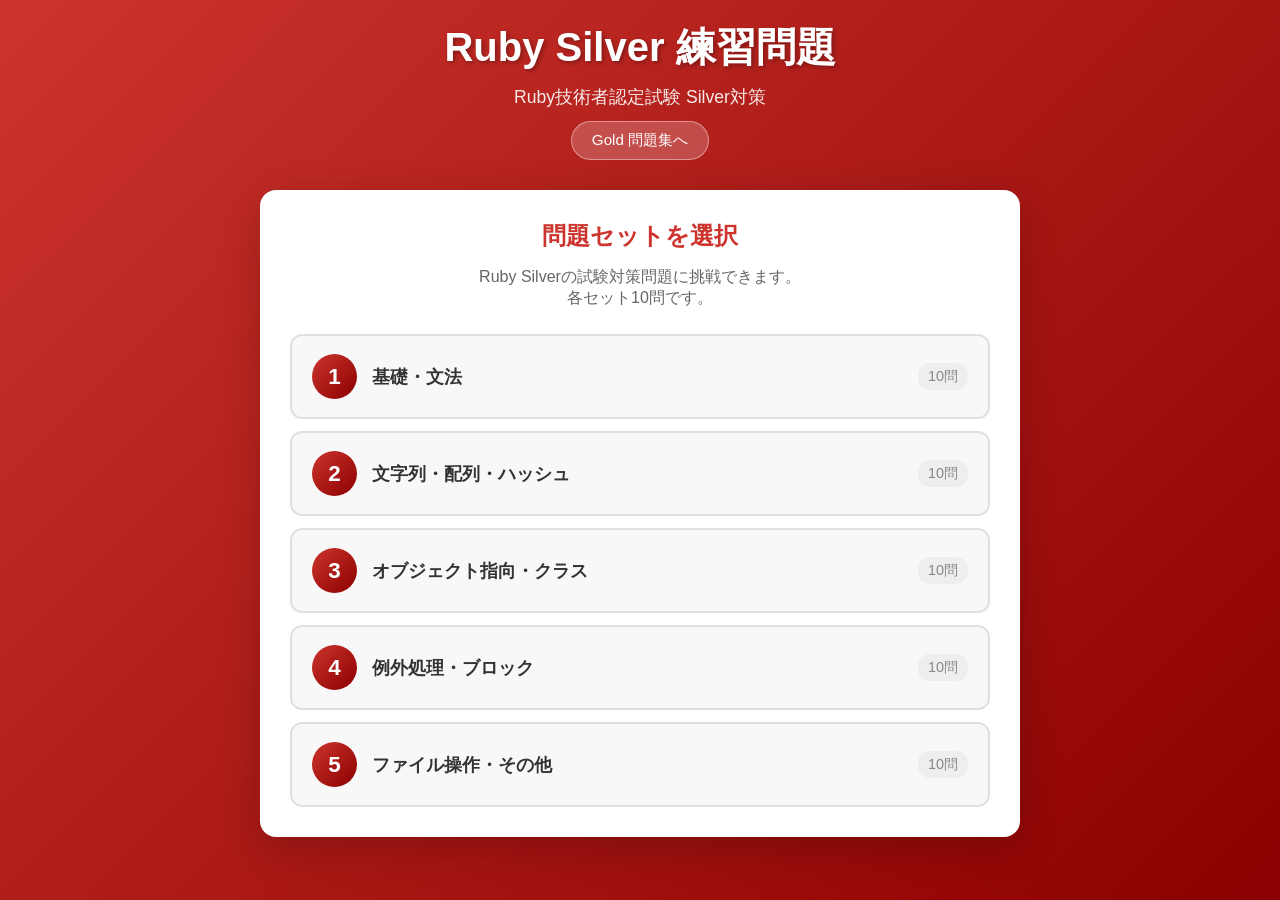
<file: index.html>
<!DOCTYPE html>
<html lang="ja">

<head>
    <meta charset="UTF-8">
    <meta name="viewport" content="width=device-width, initial-scale=1.0">
    <title>Ruby Silver 練習問題</title>
    <link rel="stylesheet" href="styles.css">
</head>

<body>
    <div class="container">
        <header>
            <h1>Ruby Silver 練習問題</h1>
            <p class="subtitle">Ruby技術者認定試験 Silver対策</p>
            <a href="gold/index.html" class="nav-link">Gold 問題集へ</a>
        </header>

        <!-- スタート画面 -->
        <div id="start-screen" class="screen">
            <div class="card">
                <h2>問題セットを選択</h2>
                <p>Ruby Silverの試験対策問題に挑戦できます。<br>各セット10問です。</p>
                <div class="set-buttons">
                    <button class="set-btn" data-set="set1">
                        <span class="set-number">1</span>
                        <span class="set-name">基礎・文法</span>
                        <span class="set-count">10問</span>
                    </button>
                    <button class="set-btn" data-set="set2">
                        <span class="set-number">2</span>
                        <span class="set-name">文字列・配列・ハッシュ</span>
                        <span class="set-count">10問</span>
                    </button>
                    <button class="set-btn" data-set="set3">
                        <span class="set-number">3</span>
                        <span class="set-name">オブジェクト指向・クラス</span>
                        <span class="set-count">10問</span>
                    </button>
                    <button class="set-btn" data-set="set4">
                        <span class="set-number">4</span>
                        <span class="set-name">例外処理・ブロック</span>
                        <span class="set-count">10問</span>
                    </button>
                    <button class="set-btn" data-set="set5">
                        <span class="set-number">5</span>
                        <span class="set-name">ファイル操作・その他</span>
                        <span class="set-count">10問</span>
                    </button>
                </div>
            </div>
        </div>

        <!-- クイズ画面 -->
        <div id="quiz-screen" class="screen hidden">
            <div class="progress-bar">
                <div id="progress" class="progress"></div>
            </div>
            <div class="quiz-info">
                <span id="question-number">問題 1 / 10</span>
                <span id="score">正解: 0</span>
            </div>
            <div class="card">
                <div id="question-area">
                    <h3 id="question-text"></h3>
                    <pre id="code-block" class="code-block hidden"></pre>
                </div>
                <div id="choices" class="choices"></div>
                <button id="answer-btn" class="btn btn-primary hidden">回答する</button>
                <div id="feedback" class="feedback hidden">
                    <p id="feedback-text"></p>
                    <div id="explanation" class="explanation"></div>
                </div>
                <button id="next-btn" class="btn btn-secondary hidden">次の問題へ</button>
            </div>
        </div>

        <!-- 結果画面 -->
        <div id="result-screen" class="screen hidden">
            <div class="card result-card">
                <h2>結果発表</h2>
                <div class="score-circle">
                    <span id="final-score">0</span>
                    <span class="score-total">/ 10</span>
                </div>
                <p id="result-message"></p>
                <div class="result-details">
                    <p>正答率: <span id="percentage">0</span>%</p>
                </div>
                <div class="btn-group">
                    <button id="retry-btn" class="btn btn-primary">もう一度挑戦</button>
                    <button id="home-btn" class="btn btn-secondary">ホームに戻る</button>
                </div>
            </div>
        </div>
    </div>

    <script src="questions.js"></script>
    <script src="app.js"></script>
</body>

</html>
</file>
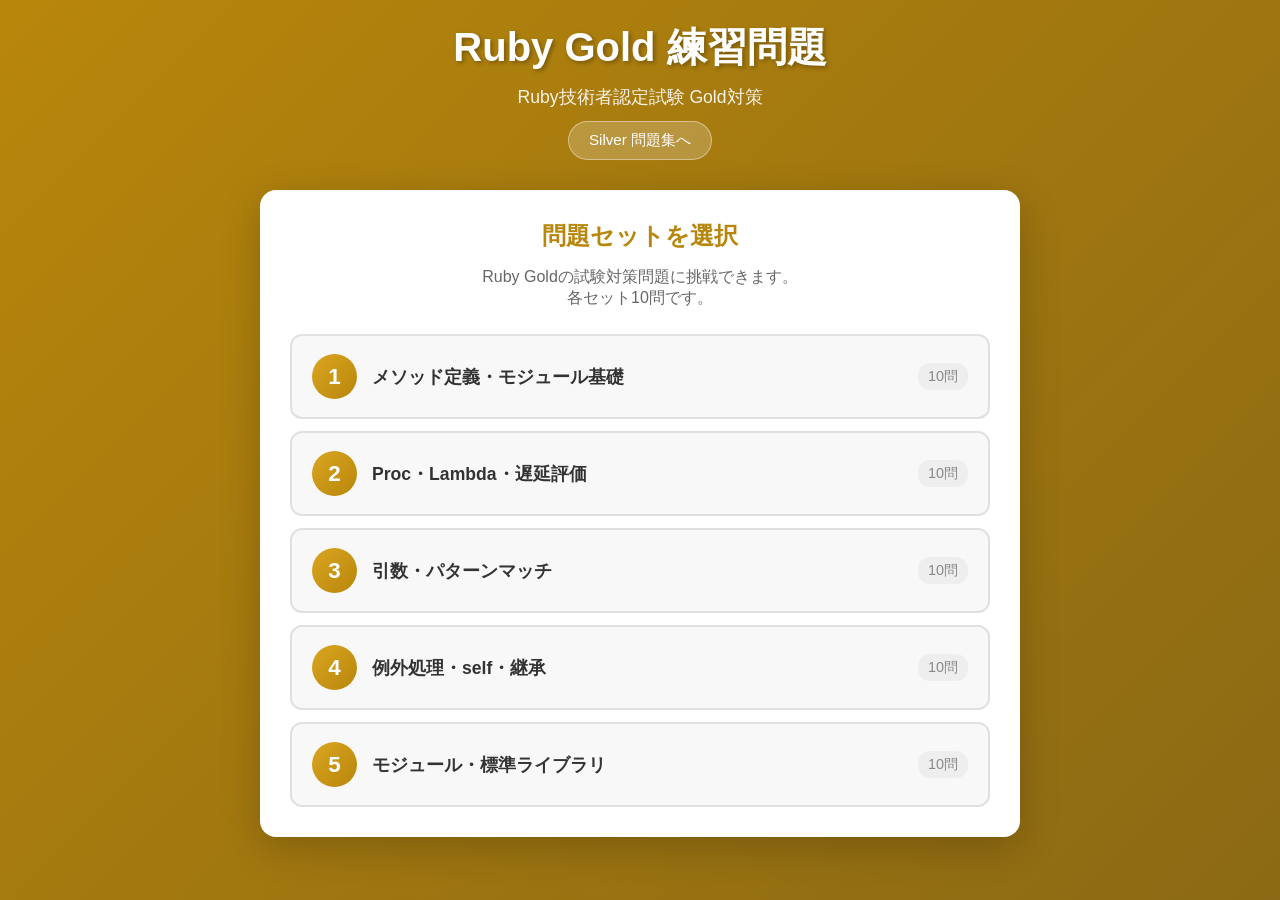
<file: gold/index.html>
<!DOCTYPE html>
<html lang="ja">
<head>
    <meta charset="UTF-8">
    <meta name="viewport" content="width=device-width, initial-scale=1.0">
    <title>Ruby Gold 練習問題</title>
    <link rel="stylesheet" href="styles.css">
</head>
<body>
    <div class="container">
        <header>
            <h1>Ruby Gold 練習問題</h1>
            <p class="subtitle">Ruby技術者認定試験 Gold対策</p>
            <a href="../index.html" class="nav-link">Silver 問題集へ</a>
        </header>

        <!-- スタート画面 -->
        <div id="start-screen" class="screen">
            <div class="card">
                <h2>問題セットを選択</h2>
                <p>Ruby Goldの試験対策問題に挑戦できます。<br>各セット10問です。</p>
                <div class="set-buttons">
                    <button class="set-btn" data-set="set1">
                        <span class="set-number">1</span>
                        <span class="set-name">メソッド定義・モジュール基礎</span>
                        <span class="set-count">10問</span>
                    </button>
                    <button class="set-btn" data-set="set2">
                        <span class="set-number">2</span>
                        <span class="set-name">Proc・Lambda・遅延評価</span>
                        <span class="set-count">10問</span>
                    </button>
                    <button class="set-btn" data-set="set3">
                        <span class="set-number">3</span>
                        <span class="set-name">引数・パターンマッチ</span>
                        <span class="set-count">10問</span>
                    </button>
                    <button class="set-btn" data-set="set4">
                        <span class="set-number">4</span>
                        <span class="set-name">例外処理・self・継承</span>
                        <span class="set-count">10問</span>
                    </button>
                    <button class="set-btn" data-set="set5">
                        <span class="set-number">5</span>
                        <span class="set-name">モジュール・標準ライブラリ</span>
                        <span class="set-count">10問</span>
                    </button>
                </div>
            </div>
        </div>

        <!-- クイズ画面 -->
        <div id="quiz-screen" class="screen hidden">
            <div class="progress-bar">
                <div id="progress" class="progress"></div>
            </div>
            <div class="quiz-info">
                <span id="question-number">問題 1 / 10</span>
                <span id="score">正解: 0</span>
            </div>
            <div class="card">
                <div id="question-area">
                    <h3 id="question-text"></h3>
                    <pre id="code-block" class="code-block hidden"></pre>
                </div>
                <div id="choices" class="choices"></div>
                <button id="answer-btn" class="btn btn-primary hidden">回答する</button>
                <div id="feedback" class="feedback hidden">
                    <p id="feedback-text"></p>
                    <div id="explanation" class="explanation"></div>
                </div>
                <button id="next-btn" class="btn btn-secondary hidden">次の問題へ</button>
            </div>
        </div>

        <!-- 結果画面 -->
        <div id="result-screen" class="screen hidden">
            <div class="card result-card">
                <h2>結果発表</h2>
                <div class="score-circle">
                    <span id="final-score">0</span>
                    <span class="score-total">/ 10</span>
                </div>
                <p id="result-message"></p>
                <div class="result-details">
                    <p>正答率: <span id="percentage">0</span>%</p>
                </div>
                <div class="btn-group">
                    <button id="retry-btn" class="btn btn-primary">もう一度挑戦</button>
                    <button id="home-btn" class="btn btn-secondary">ホームに戻る</button>
                </div>
            </div>
        </div>
    </div>

    <script src="questions.js"></script>
    <script src="app.js"></script>
</body>
</html>
</file>
<file: styles.css>
* {
    margin: 0;
    padding: 0;
    box-sizing: border-box;
}

body {
    font-family: 'Helvetica Neue', Arial, 'Hiragino Kaku Gothic ProN', 'Hiragino Sans', Meiryo, sans-serif;
    background: linear-gradient(135deg, #cc342d 0%, #8b0000 100%);
    min-height: 100vh;
    color: #333;
}

.container {
    max-width: 800px;
    margin: 0 auto;
    padding: 20px;
}

header {
    text-align: center;
    color: white;
    margin-bottom: 30px;
}

header h1 {
    font-size: 2.5rem;
    margin-bottom: 10px;
    text-shadow: 2px 2px 4px rgba(0, 0, 0, 0.3);
}

.subtitle {
    font-size: 1.1rem;
    opacity: 0.9;
}

/* ナビゲーションリンク */
.nav-link {
    display: inline-block;
    margin-top: 12px;
    padding: 8px 20px;
    background: rgba(255, 255, 255, 0.2);
    color: white;
    text-decoration: none;
    border-radius: 20px;
    font-size: 0.95rem;
    transition: all 0.3s;
    border: 1px solid rgba(255, 255, 255, 0.4);
}

.nav-link:hover {
    background: rgba(255, 255, 255, 0.35);
    transform: translateY(-1px);
}

.card {
    background: white;
    border-radius: 16px;
    padding: 30px;
    box-shadow: 0 10px 40px rgba(0, 0, 0, 0.2);
}

.screen {
    animation: fadeIn 0.3s ease-in-out;
}

.hidden {
    display: none !important;
}

@keyframes fadeIn {
    from {
        opacity: 0;
        transform: translateY(10px);
    }
    to {
        opacity: 1;
        transform: translateY(0);
    }
}

/* スタート画面 */
#start-screen .card {
    text-align: center;
}

#start-screen h2 {
    color: #cc342d;
    margin-bottom: 15px;
}

#start-screen p {
    color: #666;
    margin-bottom: 25px;
}

/* セット選択ボタン */
.set-buttons {
    display: flex;
    flex-direction: column;
    gap: 12px;
}

.set-btn {
    display: flex;
    align-items: center;
    padding: 18px 20px;
    background: #f8f8f8;
    border: 2px solid #e0e0e0;
    border-radius: 12px;
    cursor: pointer;
    transition: all 0.3s;
    text-align: left;
}

.set-btn:hover {
    background: #fff5f5;
    border-color: #cc342d;
    transform: translateX(5px);
}

.set-number {
    width: 45px;
    height: 45px;
    background: linear-gradient(135deg, #cc342d 0%, #8b0000 100%);
    color: white;
    border-radius: 50%;
    display: flex;
    align-items: center;
    justify-content: center;
    font-size: 1.4rem;
    font-weight: bold;
    margin-right: 15px;
    flex-shrink: 0;
}

.set-name {
    flex: 1;
    font-size: 1.1rem;
    font-weight: bold;
    color: #333;
}

.set-count {
    font-size: 0.9rem;
    color: #888;
    background: #eee;
    padding: 4px 10px;
    border-radius: 12px;
}

/* ボタン */
.btn {
    padding: 14px 40px;
    font-size: 1.1rem;
    border: none;
    border-radius: 8px;
    cursor: pointer;
    transition: all 0.3s;
    font-weight: bold;
}

.btn-primary {
    background: #cc342d;
    color: white;
}

.btn-primary:hover {
    background: #a52a2a;
    transform: translateY(-2px);
    box-shadow: 0 4px 12px rgba(204, 52, 45, 0.4);
}

.btn-secondary {
    background: #666;
    color: white;
}

.btn-secondary:hover {
    background: #555;
}

.btn-group {
    display: flex;
    gap: 15px;
    justify-content: center;
    flex-wrap: wrap;
}

/* プログレスバー */
.progress-bar {
    background: rgba(255, 255, 255, 0.3);
    border-radius: 10px;
    height: 10px;
    margin-bottom: 15px;
    overflow: hidden;
}

.progress {
    background: white;
    height: 100%;
    border-radius: 10px;
    transition: width 0.3s ease;
    width: 0%;
}

.quiz-info {
    display: flex;
    justify-content: space-between;
    color: white;
    margin-bottom: 20px;
    font-weight: bold;
}

/* 問題エリア */
#question-area {
    margin-bottom: 25px;
}

#question-text {
    font-size: 1.2rem;
    line-height: 1.8;
    color: #333;
    margin-bottom: 15px;
}

.code-block {
    background: #2d2d2d;
    color: #f8f8f2;
    padding: 20px;
    border-radius: 8px;
    overflow-x: auto;
    font-family: 'Monaco', 'Consolas', 'Courier New', monospace;
    font-size: 0.95rem;
    line-height: 1.6;
    white-space: pre;
}

/* 選択肢 */
.choices {
    display: flex;
    flex-direction: column;
    gap: 12px;
}

.choice-btn {
    padding: 15px 20px;
    text-align: left;
    background: #f8f8f8;
    border: 2px solid #e0e0e0;
    border-radius: 10px;
    cursor: pointer;
    transition: all 0.2s;
    font-size: 1rem;
    line-height: 1.6;
}

.choice-btn code {
    background: rgba(0, 0, 0, 0.07);
    padding: 2px 6px;
    border-radius: 4px;
    font-family: 'Monaco', 'Consolas', 'Courier New', monospace;
    font-size: 0.95em;
}

.choice-btn.selected code,
.choice-btn.correct code,
.choice-btn.incorrect code,
.choice-btn.show-correct code {
    background: rgba(255, 255, 255, 0.2);
}

.choice-btn pre.choice-code {
    margin: 4px 0 0;
    padding: 8px 12px;
    background: #2d2d2d;
    color: #f8f8f2;
    border-radius: 6px;
    font-family: 'Monaco', 'Consolas', 'Courier New', monospace;
    font-size: 0.9em;
    line-height: 1.5;
    white-space: pre;
    overflow-x: auto;
}

.choice-btn.selected pre.choice-code,
.choice-btn.correct pre.choice-code,
.choice-btn.incorrect pre.choice-code,
.choice-btn.show-correct pre.choice-code {
    background: rgba(0, 0, 0, 0.3);
}

.choice-btn:hover:not(.disabled) {
    background: #fff5f5;
    border-color: #cc342d;
}

.choice-btn.selected {
    background: #cc342d;
    color: white;
    border-color: #cc342d;
}

.choice-btn.correct {
    background: #28a745;
    color: white;
    border-color: #28a745;
}

.choice-btn.incorrect {
    background: #dc3545;
    color: white;
    border-color: #dc3545;
}

.choice-btn.disabled {
    cursor: not-allowed;
    opacity: 0.7;
}

.choice-btn.show-correct {
    background: #28a745;
    color: white;
    border-color: #28a745;
}

/* フィードバック */
.feedback {
    margin-top: 20px;
    padding: 20px;
    border-radius: 10px;
    animation: fadeIn 0.3s;
}

.feedback.correct {
    background: #d4edda;
    border: 1px solid #c3e6cb;
}

.feedback.incorrect {
    background: #f8d7da;
    border: 1px solid #f5c6cb;
}

#feedback-text {
    font-weight: bold;
    font-size: 1.1rem;
    margin-bottom: 10px;
}

.feedback.correct #feedback-text {
    color: #155724;
}

.feedback.incorrect #feedback-text {
    color: #721c24;
}

.explanation {
    color: #555;
    line-height: 1.7;
    font-size: 0.95rem;
}

.explanation code {
    background: rgba(0, 0, 0, 0.1);
    padding: 2px 6px;
    border-radius: 4px;
    font-family: 'Monaco', 'Consolas', 'Courier New', monospace;
}

/* 複数選択ヒント */
.multi-hint {
    text-align: center;
    color: #b8860b;
    font-weight: bold;
    margin-top: 12px;
    font-size: 0.95rem;
}

/* 回答・次へボタン */
#answer-btn {
    margin-top: 16px;
    width: 100%;
}

#next-btn {
    margin-top: 12px;
    width: 100%;
}

/* 結果画面 */
.result-card {
    text-align: center;
}

.result-card h2 {
    color: #cc342d;
    margin-bottom: 30px;
    font-size: 1.8rem;
}

.score-circle {
    width: 150px;
    height: 150px;
    border-radius: 50%;
    background: linear-gradient(135deg, #cc342d 0%, #8b0000 100%);
    display: flex;
    flex-direction: column;
    align-items: center;
    justify-content: center;
    margin: 0 auto 25px;
    color: white;
}

#final-score {
    font-size: 3.5rem;
    font-weight: bold;
    line-height: 1;
}

.score-total {
    font-size: 1.2rem;
    opacity: 0.9;
}

#result-message {
    font-size: 1.3rem;
    margin-bottom: 20px;
    color: #333;
}

.result-details {
    margin-bottom: 30px;
    color: #666;
}

/* レスポンシブ */
@media (max-width: 600px) {
    .container {
        padding: 15px;
    }

    header h1 {
        font-size: 1.8rem;
    }

    .card {
        padding: 20px;
    }

    #question-text {
        font-size: 1.1rem;
    }

    .code-block {
        font-size: 0.85rem;
        padding: 15px;
    }

    .btn {
        padding: 12px 30px;
        font-size: 1rem;
    }

    .btn-group {
        flex-direction: column;
    }

    .btn-group .btn {
        width: 100%;
    }
}
</file>
<file: gold/styles.css>
* {
    margin: 0;
    padding: 0;
    box-sizing: border-box;
}

body {
    font-family: 'Helvetica Neue', Arial, 'Hiragino Kaku Gothic ProN', 'Hiragino Sans', Meiryo, sans-serif;
    background: linear-gradient(135deg, #b8860b 0%, #8b6914 100%);
    min-height: 100vh;
    color: #333;
}

.container {
    max-width: 800px;
    margin: 0 auto;
    padding: 20px;
}

header {
    text-align: center;
    color: white;
    margin-bottom: 30px;
}

header h1 {
    font-size: 2.5rem;
    margin-bottom: 10px;
    text-shadow: 2px 2px 4px rgba(0, 0, 0, 0.3);
}

.subtitle {
    font-size: 1.1rem;
    opacity: 0.9;
}

/* ナビゲーションリンク */
.nav-link {
    display: inline-block;
    margin-top: 12px;
    padding: 8px 20px;
    background: rgba(255, 255, 255, 0.2);
    color: white;
    text-decoration: none;
    border-radius: 20px;
    font-size: 0.95rem;
    transition: all 0.3s;
    border: 1px solid rgba(255, 255, 255, 0.4);
}

.nav-link:hover {
    background: rgba(255, 255, 255, 0.35);
    transform: translateY(-1px);
}

.card {
    background: white;
    border-radius: 16px;
    padding: 30px;
    box-shadow: 0 10px 40px rgba(0, 0, 0, 0.2);
}

.screen {
    animation: fadeIn 0.3s ease-in-out;
}

.hidden {
    display: none !important;
}

@keyframes fadeIn {
    from {
        opacity: 0;
        transform: translateY(10px);
    }
    to {
        opacity: 1;
        transform: translateY(0);
    }
}

/* スタート画面 */
#start-screen .card {
    text-align: center;
}

#start-screen h2 {
    color: #b8860b;
    margin-bottom: 15px;
}

#start-screen p {
    color: #666;
    margin-bottom: 25px;
}

/* セット選択ボタン */
.set-buttons {
    display: flex;
    flex-direction: column;
    gap: 12px;
}

.set-btn {
    display: flex;
    align-items: center;
    padding: 18px 20px;
    background: #f8f8f8;
    border: 2px solid #e0e0e0;
    border-radius: 12px;
    cursor: pointer;
    transition: all 0.3s;
    text-align: left;
}

.set-btn:hover {
    background: #fffaf0;
    border-color: #b8860b;
    transform: translateX(5px);
}

.set-number {
    width: 45px;
    height: 45px;
    background: linear-gradient(135deg, #daa520 0%, #b8860b 100%);
    color: white;
    border-radius: 50%;
    display: flex;
    align-items: center;
    justify-content: center;
    font-size: 1.4rem;
    font-weight: bold;
    margin-right: 15px;
    flex-shrink: 0;
}

.set-name {
    flex: 1;
    font-size: 1.1rem;
    font-weight: bold;
    color: #333;
}

.set-count {
    font-size: 0.9rem;
    color: #888;
    background: #eee;
    padding: 4px 10px;
    border-radius: 12px;
}

/* ボタン */
.btn {
    padding: 14px 40px;
    font-size: 1.1rem;
    border: none;
    border-radius: 8px;
    cursor: pointer;
    transition: all 0.3s;
    font-weight: bold;
}

.btn-primary {
    background: #b8860b;
    color: white;
}

.btn-primary:hover {
    background: #996e09;
    transform: translateY(-2px);
    box-shadow: 0 4px 12px rgba(184, 134, 11, 0.4);
}

.btn-secondary {
    background: #666;
    color: white;
}

.btn-secondary:hover {
    background: #555;
}

.btn-group {
    display: flex;
    gap: 15px;
    justify-content: center;
    flex-wrap: wrap;
}

/* プログレスバー */
.progress-bar {
    background: rgba(255, 255, 255, 0.3);
    border-radius: 10px;
    height: 10px;
    margin-bottom: 15px;
    overflow: hidden;
}

.progress {
    background: white;
    height: 100%;
    border-radius: 10px;
    transition: width 0.3s ease;
    width: 0%;
}

.quiz-info {
    display: flex;
    justify-content: space-between;
    color: white;
    margin-bottom: 20px;
    font-weight: bold;
}

/* 問題エリア */
#question-area {
    margin-bottom: 25px;
}

#question-text {
    font-size: 1.2rem;
    line-height: 1.8;
    color: #333;
    margin-bottom: 15px;
}

.code-block {
    background: #2d2d2d;
    color: #f8f8f2;
    padding: 20px;
    border-radius: 8px;
    overflow-x: auto;
    font-family: 'Monaco', 'Consolas', 'Courier New', monospace;
    font-size: 0.95rem;
    line-height: 1.6;
    white-space: pre;
}

/* 選択肢 */
.choices {
    display: flex;
    flex-direction: column;
    gap: 12px;
}

.choice-btn {
    padding: 15px 20px;
    text-align: left;
    background: #f8f8f8;
    border: 2px solid #e0e0e0;
    border-radius: 10px;
    cursor: pointer;
    transition: all 0.2s;
    font-size: 1rem;
    line-height: 1.6;
}

.choice-btn code {
    background: rgba(0, 0, 0, 0.07);
    padding: 2px 6px;
    border-radius: 4px;
    font-family: 'Monaco', 'Consolas', 'Courier New', monospace;
    font-size: 0.95em;
}

.choice-btn.selected code,
.choice-btn.correct code,
.choice-btn.incorrect code,
.choice-btn.show-correct code {
    background: rgba(255, 255, 255, 0.2);
}

.choice-btn pre.choice-code {
    margin: 4px 0 0;
    padding: 8px 12px;
    background: #2d2d2d;
    color: #f8f8f2;
    border-radius: 6px;
    font-family: 'Monaco', 'Consolas', 'Courier New', monospace;
    font-size: 0.9em;
    line-height: 1.5;
    white-space: pre;
    overflow-x: auto;
}

.choice-btn.selected pre.choice-code,
.choice-btn.correct pre.choice-code,
.choice-btn.incorrect pre.choice-code,
.choice-btn.show-correct pre.choice-code {
    background: rgba(0, 0, 0, 0.3);
}

.choice-btn:hover:not(.disabled) {
    background: #fffaf0;
    border-color: #b8860b;
}

.choice-btn.selected {
    background: #b8860b;
    color: white;
    border-color: #b8860b;
}

.choice-btn.correct {
    background: #28a745;
    color: white;
    border-color: #28a745;
}

.choice-btn.incorrect {
    background: #dc3545;
    color: white;
    border-color: #dc3545;
}

.choice-btn.disabled {
    cursor: not-allowed;
    opacity: 0.7;
}

.choice-btn.show-correct {
    background: #28a745;
    color: white;
    border-color: #28a745;
}

/* フィードバック */
.feedback {
    margin-top: 20px;
    padding: 20px;
    border-radius: 10px;
    animation: fadeIn 0.3s;
}

.feedback.correct {
    background: #d4edda;
    border: 1px solid #c3e6cb;
}

.feedback.incorrect {
    background: #f8d7da;
    border: 1px solid #f5c6cb;
}

#feedback-text {
    font-weight: bold;
    font-size: 1.1rem;
    margin-bottom: 10px;
}

.feedback.correct #feedback-text {
    color: #155724;
}

.feedback.incorrect #feedback-text {
    color: #721c24;
}

.explanation {
    color: #555;
    line-height: 1.7;
    font-size: 0.95rem;
}

.explanation code {
    background: rgba(0, 0, 0, 0.1);
    padding: 2px 6px;
    border-radius: 4px;
    font-family: 'Monaco', 'Consolas', 'Courier New', monospace;
}

/* 複数選択ヒント */
.multi-hint {
    text-align: center;
    color: #b8860b;
    font-weight: bold;
    margin-top: 12px;
    font-size: 0.95rem;
}

/* 回答・次へボタン */
#answer-btn {
    margin-top: 16px;
    width: 100%;
}

#next-btn {
    margin-top: 12px;
    width: 100%;
}

/* 結果画面 */
.result-card {
    text-align: center;
}

.result-card h2 {
    color: #b8860b;
    margin-bottom: 30px;
    font-size: 1.8rem;
}

.score-circle {
    width: 150px;
    height: 150px;
    border-radius: 50%;
    background: linear-gradient(135deg, #daa520 0%, #b8860b 100%);
    display: flex;
    flex-direction: column;
    align-items: center;
    justify-content: center;
    margin: 0 auto 25px;
    color: white;
}

#final-score {
    font-size: 3.5rem;
    font-weight: bold;
    line-height: 1;
}

.score-total {
    font-size: 1.2rem;
    opacity: 0.9;
}

#result-message {
    font-size: 1.3rem;
    margin-bottom: 20px;
    color: #333;
}

.result-details {
    margin-bottom: 30px;
    color: #666;
}

/* レスポンシブ */
@media (max-width: 600px) {
    .container {
        padding: 15px;
    }

    header h1 {
        font-size: 1.8rem;
    }

    .card {
        padding: 20px;
    }

    #question-text {
        font-size: 1.1rem;
    }

    .code-block {
        font-size: 0.85rem;
        padding: 15px;
    }

    .btn {
        padding: 12px 30px;
        font-size: 1rem;
    }

    .btn-group {
        flex-direction: column;
    }

    .btn-group .btn {
        width: 100%;
    }
}
</file>
